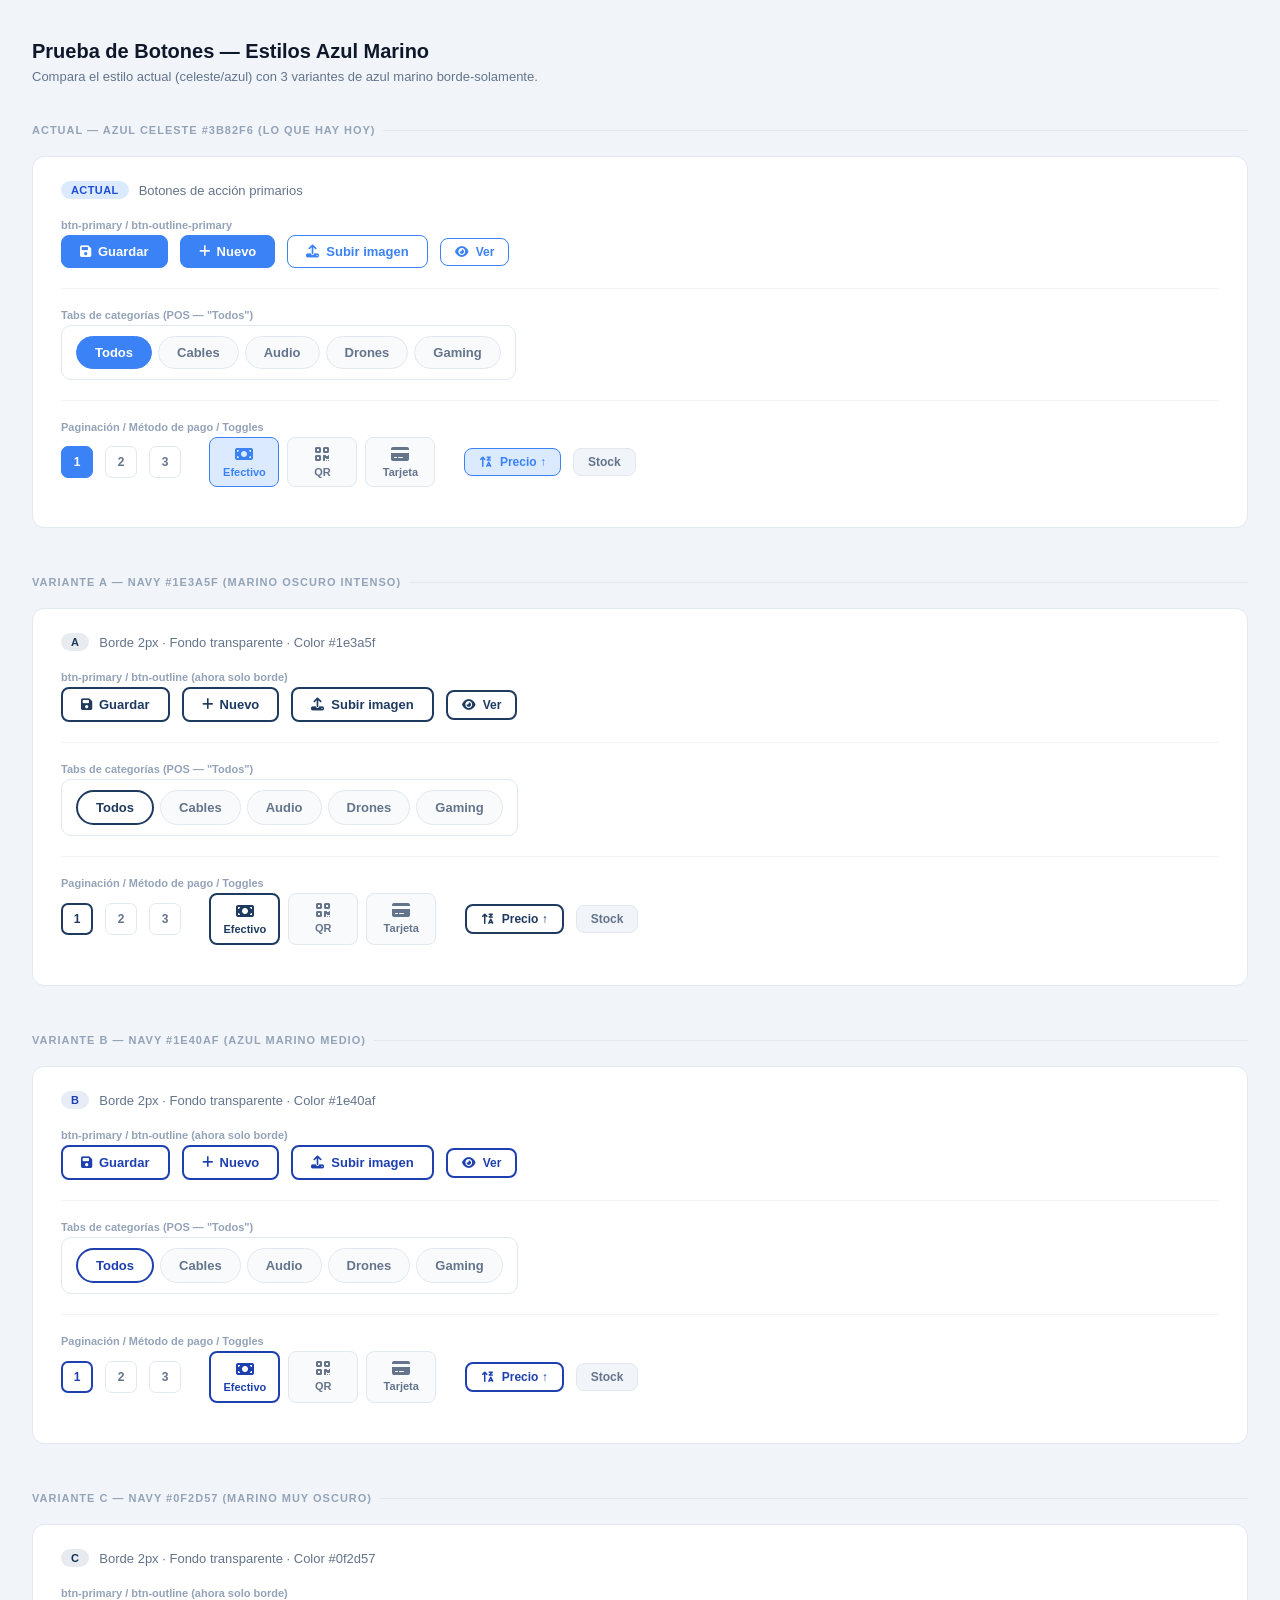
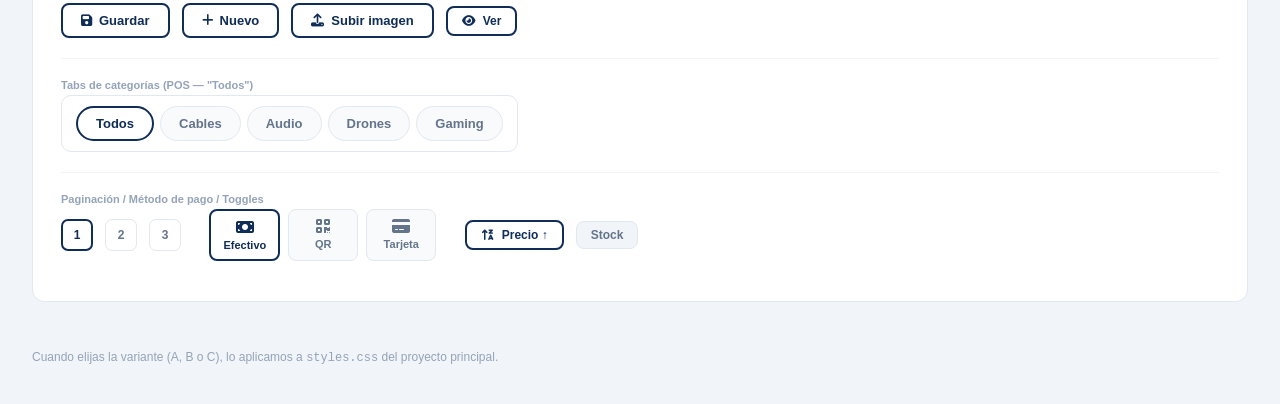
<file: boton.html>
<!DOCTYPE html>
<html lang="es">
<head>
<meta charset="UTF-8">
<meta name="viewport" content="width=device-width, initial-scale=1.0">
<title>Prueba de Botones — Azul Marino</title>
<link rel="stylesheet" href="https://cdnjs.cloudflare.com/ajax/libs/font-awesome/6.5.0/css/all.min.css">
<style>
  * { box-sizing: border-box; margin: 0; padding: 0; }
  body { font-family: 'Inter', sans-serif; background: #f1f5f9; padding: 40px 32px; color: #0f172a; }

  h1 { font-size: 20px; font-weight: 700; margin-bottom: 6px; }
  .subtitle { font-size: 13px; color: #64748b; margin-bottom: 40px; }

  .section { margin-bottom: 48px; }
  .section-title {
    font-size: 11px; font-weight: 700; letter-spacing: 1px;
    text-transform: uppercase; color: #94a3b8;
    margin-bottom: 20px;
    display: flex; align-items: center; gap: 8px;
  }
  .section-title::after {
    content: ''; flex: 1; height: 1px; background: #e2e8f0;
  }

  .row { display: flex; flex-wrap: wrap; gap: 12px; align-items: center; margin-bottom: 16px; }
  .label { font-size: 11px; color: #94a3b8; width: 100%; margin-bottom: -8px; font-weight: 600; }

  /* ── BASE BOTONES ── */
  button {
    display: inline-flex; align-items: center; gap: 7px;
    padding: 8px 18px; border-radius: 8px;
    font-size: 13px; font-weight: 600;
    cursor: pointer; transition: all .18s ease;
    border: 1.5px solid transparent;
    outline: none;
  }
  button.sm { padding: 6px 14px; font-size: 12px; }
  button.pill { border-radius: 99px; padding: 6px 14px; font-size: 12px; }
  button.icon-only { padding: 7px 10px; }

  /* ═══════════════════════════════════════
     ACTUAL (celeste/azul actual)
  ═══════════════════════════════════════ */
  .actual-primary {
    background: #3b82f6; color: #fff; border-color: #3b82f6;
  }
  .actual-primary:hover { background: #2563eb; }

  .actual-outline {
    background: transparent; color: #3b82f6; border-color: #3b82f6;
  }
  .actual-outline:hover { background: #dbeafe; }

  .actual-tab {
    background: #f8fafc; color: #64748b; border-color: #e2e8f0;
    border-radius: 99px;
  }
  .actual-tab.active { background: #3b82f6; border-color: #3b82f6; color: #fff; }

  .actual-pagbtn {
    width: 32px; height: 32px; padding: 0;
    display: flex; align-items: center; justify-content: center;
    font-size: 12px; font-weight: 600;
    background: #fff; border-color: #e2e8f0; color: #64748b;
    border-radius: 7px;
  }
  .actual-pagbtn.active { background: #3b82f6; border-color: #3b82f6; color: #fff; }

  .actual-toggle {
    background: #f1f5f9; border-color: #e2e8f0; color: #64748b;
  }
  .actual-toggle.active { background: #dbeafe; border-color: #3b82f6; color: #3b82f6; }

  /* ═══════════════════════════════════════
     VARIANTE A — Navy #1e3a5f  (oscuro intenso)
  ═══════════════════════════════════════ */
  :root { --navy-a: #1e3a5f; --navy-a-bg: rgba(30,58,95,.06); }

  .a-primary {
    background: transparent; color: var(--navy-a);
    border: 2px solid var(--navy-a);
  }
  .a-primary:hover { background: var(--navy-a-bg); }

  .a-outline {
    background: transparent; color: var(--navy-a);
    border: 2px solid var(--navy-a);
  }
  .a-outline:hover { background: var(--navy-a-bg); }

  .a-tab {
    background: #f8fafc; color: #64748b; border-color: #e2e8f0;
    border-radius: 99px; border-width: 1.5px;
  }
  .a-tab.active {
    background: transparent; border: 2px solid var(--navy-a);
    color: var(--navy-a);
  }

  .a-pagbtn {
    width: 32px; height: 32px; padding: 0;
    display: flex; align-items: center; justify-content: center;
    font-size: 12px; font-weight: 600;
    background: #fff; border-color: #e2e8f0; color: #64748b;
    border-radius: 7px;
  }
  .a-pagbtn.active {
    background: transparent; border: 2px solid var(--navy-a); color: var(--navy-a);
  }

  .a-toggle {
    background: #f1f5f9; border-color: #e2e8f0; color: #64748b;
  }
  .a-toggle.active {
    background: transparent; border: 2px solid var(--navy-a); color: var(--navy-a);
  }

  /* ═══════════════════════════════════════
     VARIANTE B — Navy #1e40af  (azul marino medio)
  ═══════════════════════════════════════ */
  :root { --navy-b: #1e40af; --navy-b-bg: rgba(30,64,175,.06); }

  .b-primary {
    background: transparent; color: var(--navy-b);
    border: 2px solid var(--navy-b);
  }
  .b-primary:hover { background: var(--navy-b-bg); }

  .b-outline {
    background: transparent; color: var(--navy-b);
    border: 2px solid var(--navy-b);
  }
  .b-outline:hover { background: var(--navy-b-bg); }

  .b-tab {
    background: #f8fafc; color: #64748b; border-color: #e2e8f0;
    border-radius: 99px; border-width: 1.5px;
  }
  .b-tab.active {
    background: transparent; border: 2px solid var(--navy-b);
    color: var(--navy-b);
  }

  .b-pagbtn {
    width: 32px; height: 32px; padding: 0;
    display: flex; align-items: center; justify-content: center;
    font-size: 12px; font-weight: 600;
    background: #fff; border-color: #e2e8f0; color: #64748b;
    border-radius: 7px;
  }
  .b-pagbtn.active {
    background: transparent; border: 2px solid var(--navy-b); color: var(--navy-b);
  }

  .b-toggle {
    background: #f1f5f9; border-color: #e2e8f0; color: #64748b;
  }
  .b-toggle.active {
    background: transparent; border: 2px solid var(--navy-b); color: var(--navy-b);
  }

  /* ═══════════════════════════════════════
     VARIANTE C — Navy #0f2d57  (marino muy oscuro)
  ═══════════════════════════════════════ */
  :root { --navy-c: #0f2d57; --navy-c-bg: rgba(15,45,87,.05); }

  .c-primary {
    background: transparent; color: var(--navy-c);
    border: 2px solid var(--navy-c);
  }
  .c-primary:hover { background: var(--navy-c-bg); }

  .c-outline {
    background: transparent; color: var(--navy-c);
    border: 2px solid var(--navy-c);
  }
  .c-outline:hover { background: var(--navy-c-bg); }

  .c-tab {
    background: #f8fafc; color: #64748b; border-color: #e2e8f0;
    border-radius: 99px; border-width: 1.5px;
  }
  .c-tab.active {
    background: transparent; border: 2px solid var(--navy-c);
    color: var(--navy-c);
  }

  .c-pagbtn {
    width: 32px; height: 32px; padding: 0;
    display: flex; align-items: center; justify-content: center;
    font-size: 12px; font-weight: 600;
    background: #fff; border-color: #e2e8f0; color: #64748b;
    border-radius: 7px;
  }
  .c-pagbtn.active {
    background: transparent; border: 2px solid var(--navy-c); color: var(--navy-c);
  }

  .c-toggle {
    background: #f1f5f9; border-color: #e2e8f0; color: #64748b;
  }
  .c-toggle.active {
    background: transparent; border: 2px solid var(--navy-c); color: var(--navy-c);
  }

  /* ── Tarjeta de sección ── */
  .card {
    background: #fff; border-radius: 12px;
    border: 1px solid #e2e8f0;
    padding: 24px 28px;
    margin-bottom: 12px;
  }
  .card-header {
    display: flex; align-items: center; gap: 10px;
    margin-bottom: 20px;
  }
  .badge {
    display: inline-block;
    padding: 3px 10px; border-radius: 99px;
    font-size: 11px; font-weight: 700;
    letter-spacing: .4px;
  }
  .badge-actual { background: #dbeafe; color: #1d4ed8; }
  .badge-a { background: rgba(30,58,95,.1); color: #1e3a5f; }
  .badge-b { background: rgba(30,64,175,.1); color: #1e40af; }
  .badge-c { background: rgba(15,45,87,.1); color: #0f2d57; }

  /* Contexto visual tipo app */
  .demo-bar {
    display: flex; gap: 6px; padding: 10px 14px;
    background: #fff; border-radius: 10px; border: 1px solid #e2e8f0;
    overflow-x: auto; width: fit-content; max-width: 100%;
  }
  .pay-grid { display: flex; gap: 8px; }
  .pay-card {
    flex: 1; padding: 8px 12px;
    border: 1.5px solid #e2e8f0; border-radius: 8px;
    font-size: 11px; font-weight: 600;
    cursor: pointer; text-align: center;
    background: #f8fafc; color: #64748b;
    display: flex; flex-direction: column; align-items: center; gap: 4px;
    min-width: 70px;
  }
  .pay-card i { font-size: 16px; }

  /* active actual */
  .pay-card.act-actual { border-color: #3b82f6; background: #dbeafe; color: #3b82f6; }
  /* active A */
  .pay-card.act-a { border: 2px solid #1e3a5f; background: transparent; color: #1e3a5f; }
  /* active B */
  .pay-card.act-b { border: 2px solid #1e40af; background: transparent; color: #1e40af; }
  /* active C */
  .pay-card.act-c { border: 2px solid #0f2d57; background: transparent; color: #0f2d57; }

  .separator { height: 1px; background: #f1f5f9; margin: 20px 0; }
</style>
</head>
<body>

<h1>Prueba de Botones — Estilos Azul Marino</h1>
<p class="subtitle">Compara el estilo actual (celeste/azul) con 3 variantes de azul marino borde-solamente.</p>

<!-- ════════════════════════════════════════════ -->
<!-- ACTUAL -->
<!-- ════════════════════════════════════════════ -->
<div class="section">
  <div class="section-title">ACTUAL — Azul celeste #3b82f6 (lo que hay hoy)</div>

  <div class="card">
    <div class="card-header">
      <span class="badge badge-actual">ACTUAL</span>
      <span style="font-size:13px;color:#64748b">Botones de acción primarios</span>
    </div>
    <div class="row">
      <div class="label">btn-primary / btn-outline-primary</div>
      <button class="actual-primary"><i class="fas fa-save"></i> Guardar</button>
      <button class="actual-primary"><i class="fas fa-plus"></i> Nuevo</button>
      <button class="actual-outline"><i class="fas fa-upload"></i> Subir imagen</button>
      <button class="actual-outline sm"><i class="fas fa-eye"></i> Ver</button>
    </div>
    <div class="separator"></div>
    <div class="row">
      <div class="label">Tabs de categorías (POS — "Todos")</div>
      <div class="demo-bar">
        <button class="actual-tab active">Todos</button>
        <button class="actual-tab">Cables</button>
        <button class="actual-tab">Audio</button>
        <button class="actual-tab">Drones</button>
        <button class="actual-tab">Gaming</button>
      </div>
    </div>
    <div class="separator"></div>
    <div class="row">
      <div class="label">Paginación / Método de pago / Toggles</div>
      <button class="actual-pagbtn active">1</button>
      <button class="actual-pagbtn">2</button>
      <button class="actual-pagbtn">3</button>
      &nbsp;
      <div class="pay-grid">
        <div class="pay-card act-actual"><i class="fas fa-money-bill"></i>Efectivo</div>
        <div class="pay-card"><i class="fas fa-qrcode"></i>QR</div>
        <div class="pay-card"><i class="fas fa-credit-card"></i>Tarjeta</div>
      </div>
      &nbsp;
      <button class="actual-toggle active sm"><i class="fas fa-arrow-up-z-a"></i> Precio ↑</button>
      <button class="actual-toggle sm">Stock</button>
    </div>
  </div>
</div>

<!-- ════════════════════════════════════════════ -->
<!-- VARIANTE A -->
<!-- ════════════════════════════════════════════ -->
<div class="section">
  <div class="section-title">VARIANTE A — Navy #1e3a5f (marino oscuro intenso)</div>

  <div class="card">
    <div class="card-header">
      <span class="badge badge-a">A</span>
      <span style="font-size:13px;color:#64748b">Borde 2px · Fondo transparente · Color #1e3a5f</span>
    </div>
    <div class="row">
      <div class="label">btn-primary / btn-outline (ahora solo borde)</div>
      <button class="a-primary"><i class="fas fa-save"></i> Guardar</button>
      <button class="a-primary"><i class="fas fa-plus"></i> Nuevo</button>
      <button class="a-outline"><i class="fas fa-upload"></i> Subir imagen</button>
      <button class="a-outline sm"><i class="fas fa-eye"></i> Ver</button>
    </div>
    <div class="separator"></div>
    <div class="row">
      <div class="label">Tabs de categorías (POS — "Todos")</div>
      <div class="demo-bar">
        <button class="a-tab active">Todos</button>
        <button class="a-tab">Cables</button>
        <button class="a-tab">Audio</button>
        <button class="a-tab">Drones</button>
        <button class="a-tab">Gaming</button>
      </div>
    </div>
    <div class="separator"></div>
    <div class="row">
      <div class="label">Paginación / Método de pago / Toggles</div>
      <button class="a-pagbtn active">1</button>
      <button class="a-pagbtn">2</button>
      <button class="a-pagbtn">3</button>
      &nbsp;
      <div class="pay-grid">
        <div class="pay-card act-a"><i class="fas fa-money-bill"></i>Efectivo</div>
        <div class="pay-card"><i class="fas fa-qrcode"></i>QR</div>
        <div class="pay-card"><i class="fas fa-credit-card"></i>Tarjeta</div>
      </div>
      &nbsp;
      <button class="a-toggle active sm"><i class="fas fa-arrow-up-z-a"></i> Precio ↑</button>
      <button class="a-toggle sm">Stock</button>
    </div>
  </div>
</div>

<!-- ════════════════════════════════════════════ -->
<!-- VARIANTE B -->
<!-- ════════════════════════════════════════════ -->
<div class="section">
  <div class="section-title">VARIANTE B — Navy #1e40af (azul marino medio)</div>

  <div class="card">
    <div class="card-header">
      <span class="badge badge-b">B</span>
      <span style="font-size:13px;color:#64748b">Borde 2px · Fondo transparente · Color #1e40af</span>
    </div>
    <div class="row">
      <div class="label">btn-primary / btn-outline (ahora solo borde)</div>
      <button class="b-primary"><i class="fas fa-save"></i> Guardar</button>
      <button class="b-primary"><i class="fas fa-plus"></i> Nuevo</button>
      <button class="b-outline"><i class="fas fa-upload"></i> Subir imagen</button>
      <button class="b-outline sm"><i class="fas fa-eye"></i> Ver</button>
    </div>
    <div class="separator"></div>
    <div class="row">
      <div class="label">Tabs de categorías (POS — "Todos")</div>
      <div class="demo-bar">
        <button class="b-tab active">Todos</button>
        <button class="b-tab">Cables</button>
        <button class="b-tab">Audio</button>
        <button class="b-tab">Drones</button>
        <button class="b-tab">Gaming</button>
      </div>
    </div>
    <div class="separator"></div>
    <div class="row">
      <div class="label">Paginación / Método de pago / Toggles</div>
      <button class="b-pagbtn active">1</button>
      <button class="b-pagbtn">2</button>
      <button class="b-pagbtn">3</button>
      &nbsp;
      <div class="pay-grid">
        <div class="pay-card act-b"><i class="fas fa-money-bill"></i>Efectivo</div>
        <div class="pay-card"><i class="fas fa-qrcode"></i>QR</div>
        <div class="pay-card"><i class="fas fa-credit-card"></i>Tarjeta</div>
      </div>
      &nbsp;
      <button class="b-toggle active sm"><i class="fas fa-arrow-up-z-a"></i> Precio ↑</button>
      <button class="b-toggle sm">Stock</button>
    </div>
  </div>
</div>

<!-- ════════════════════════════════════════════ -->
<!-- VARIANTE C -->
<!-- ════════════════════════════════════════════ -->
<div class="section">
  <div class="section-title">VARIANTE C — Navy #0f2d57 (marino muy oscuro)</div>

  <div class="card">
    <div class="card-header">
      <span class="badge badge-c">C</span>
      <span style="font-size:13px;color:#64748b">Borde 2px · Fondo transparente · Color #0f2d57</span>
    </div>
    <div class="row">
      <div class="label">btn-primary / btn-outline (ahora solo borde)</div>
      <button class="c-primary"><i class="fas fa-save"></i> Guardar</button>
      <button class="c-primary"><i class="fas fa-plus"></i> Nuevo</button>
      <button class="c-outline"><i class="fas fa-upload"></i> Subir imagen</button>
      <button class="c-outline sm"><i class="fas fa-eye"></i> Ver</button>
    </div>
    <div class="separator"></div>
    <div class="row">
      <div class="label">Tabs de categorías (POS — "Todos")</div>
      <div class="demo-bar">
        <button class="c-tab active">Todos</button>
        <button class="c-tab">Cables</button>
        <button class="c-tab">Audio</button>
        <button class="c-tab">Drones</button>
        <button class="c-tab">Gaming</button>
      </div>
    </div>
    <div class="separator"></div>
    <div class="row">
      <div class="label">Paginación / Método de pago / Toggles</div>
      <button class="c-pagbtn active">1</button>
      <button class="c-pagbtn">2</button>
      <button class="c-pagbtn">3</button>
      &nbsp;
      <div class="pay-grid">
        <div class="pay-card act-c"><i class="fas fa-money-bill"></i>Efectivo</div>
        <div class="pay-card"><i class="fas fa-qrcode"></i>QR</div>
        <div class="pay-card"><i class="fas fa-credit-card"></i>Tarjeta</div>
      </div>
      &nbsp;
      <button class="c-toggle active sm"><i class="fas fa-arrow-up-z-a"></i> Precio ↑</button>
      <button class="c-toggle sm">Stock</button>
    </div>
  </div>
</div>

<p style="font-size:12px;color:#94a3b8;margin-top:8px">
  Cuando elijas la variante (A, B o C), lo aplicamos a <code>styles.css</code> del proyecto principal.
</p>

</body>
</html>
</file>
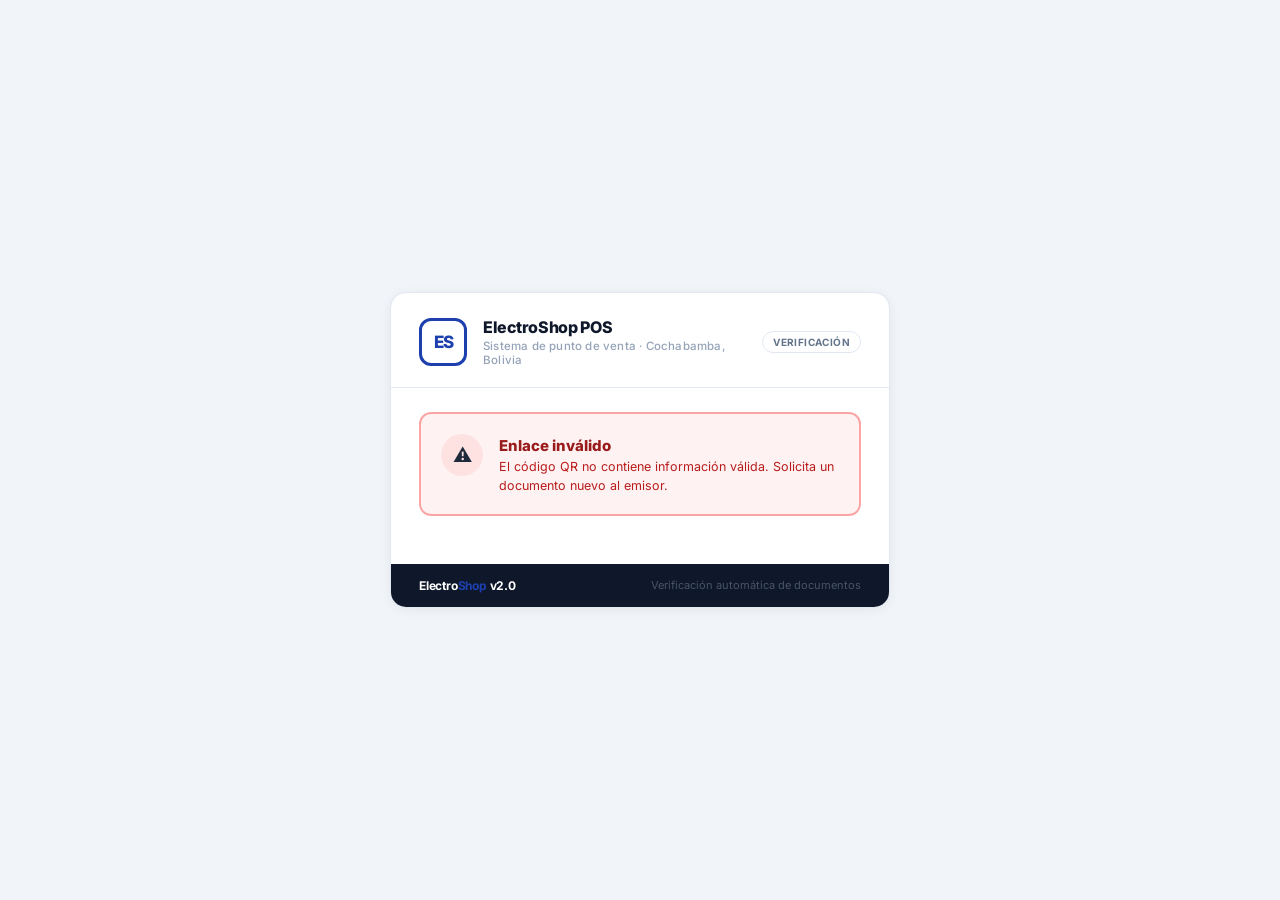
<file: validar.html>
<!DOCTYPE html>
<html lang="es">
<head>
  <meta charset="UTF-8" />
  <meta name="viewport" content="width=device-width, initial-scale=1.0" />
  <title>Verificación de Documento — ElectroShop</title>
  <link href="https://fonts.googleapis.com/css2?family=Inter:wght@400;500;600;700;800&display=swap" rel="stylesheet" />
  <style>
    *, *::before, *::after { box-sizing: border-box; margin: 0; padding: 0; }

    body {
      font-family: 'Inter', sans-serif;
      background: #f1f5f9;
      min-height: 100vh;
      display: flex;
      flex-direction: column;
      align-items: center;
      justify-content: center;
      padding: 32px 20px;
      color: #1e293b;
    }

    /* ── Wrapper ── */
    .card {
      background: #fff;
      border-radius: 16px;
      border: 1px solid #e2e8f0;
      max-width: 500px;
      width: 100%;
      overflow: hidden;
      box-shadow: 0 2px 12px rgba(0,0,0,.06), 0 0 0 0 transparent;
    }

    /* ── Franja superior de marca ── */
    .brand-strip {
      border-bottom: 1px solid #e2e8f0;
      padding: 24px 28px 20px;
      display: flex;
      align-items: center;
      gap: 16px;
    }
    .brand-mark {
      width: 48px; height: 48px;
      border-radius: 12px;
      border: 3px solid #1e40af;
      display: flex; align-items: center; justify-content: center;
      font-size: 17px; font-weight: 800;
      color: #1e40af;
      flex-shrink: 0;
      letter-spacing: -1px;
    }
    .brand-info { flex: 1; }
    .brand-name {
      font-size: 16px; font-weight: 800;
      color: #0f172a; letter-spacing: -.3px;
    }
    .brand-sub {
      font-size: 11.5px; color: #94a3b8; font-weight: 500;
      margin-top: 2px; letter-spacing: .2px;
    }
    .brand-badge {
      font-size: 10px; font-weight: 700;
      padding: 4px 10px; border-radius: 99px;
      border: 1.5px solid #e2e8f0;
      color: #64748b; letter-spacing: .4px;
      text-transform: uppercase;
    }

    /* ── Cuerpo ── */
    .body { padding: 24px 28px; }

    /* ── Estado ── */
    .status-block {
      border-radius: 12px;
      border: 2px solid;
      padding: 20px 20px 18px;
      margin-bottom: 24px;
      display: flex;
      align-items: flex-start;
      gap: 16px;
    }
    .status-block.ok  { border-color: #86efac; background: #f0fdf4; }
    .status-block.err { border-color: #fca5a5; background: #fef2f2; }
    .status-block.warn { border-color: #fcd34d; background: #fffbeb; }

    .status-icon-wrap {
      width: 42px; height: 42px; border-radius: 50%;
      display: flex; align-items: center; justify-content: center;
      font-size: 19px; flex-shrink: 0;
    }
    .ok  .status-icon-wrap { background: #dcfce7; }
    .err .status-icon-wrap { background: #fee2e2; }
    .warn .status-icon-wrap { background: #fef3c7; }

    .status-text { flex: 1; padding-top: 2px; }
    .status-title {
      font-size: 15px; font-weight: 800;
      margin-bottom: 3px;
    }
    .ok  .status-title { color: #15803d; }
    .err .status-title { color: #991b1b; }
    .warn .status-title { color: #92400e; }

    .status-sub {
      font-size: 12.5px; line-height: 1.5;
    }
    .ok  .status-sub { color: #166534; }
    .err .status-sub { color: #b91c1c; }
    .warn .status-sub { color: #78350f; }

    /* ── Sección de datos ── */
    .section-label {
      font-size: 10px; font-weight: 700;
      text-transform: uppercase; letter-spacing: 1px;
      color: #94a3b8;
      margin-bottom: 12px;
      display: flex; align-items: center; gap: 8px;
    }
    .section-label::after {
      content: ''; flex: 1; height: 1px; background: #e2e8f0;
    }

    .info-grid { display: flex; flex-direction: column; }
    .info-row {
      display: flex;
      justify-content: space-between;
      align-items: center;
      padding: 10px 0;
      border-bottom: 1px solid #f1f5f9;
      gap: 12px;
    }
    .info-row:last-child { border-bottom: none; }
    .info-label {
      font-size: 12.5px; color: #64748b; font-weight: 500;
      white-space: nowrap;
    }
    .info-value {
      font-size: 13px; font-weight: 700; color: #0f172a;
      text-align: right; word-break: break-word; max-width: 62%;
    }

    /* ── Badges ── */
    .badge {
      display: inline-flex; align-items: center; gap: 5px;
      padding: 3px 10px; border-radius: 99px;
      font-size: 11.5px; font-weight: 600;
    }
    .badge-ok   { background: #dcfce7; color: #15803d; }
    .badge-warn { background: #fef9c3; color: #854d0e; }
    .badge-err  { background: #fee2e2; color: #991b1b; }

    /* ── Divider ── */
    .divider { height: 1px; background: #f1f5f9; margin: 20px 0; }

    /* ── Footer ── */
    .footer {
      background: #0f172a;
      padding: 14px 28px;
      display: flex;
      align-items: center;
      justify-content: space-between;
      gap: 12px;
    }
    .footer-brand {
      font-size: 12px; font-weight: 700;
      color: #fff; letter-spacing: -.2px;
    }
    .footer-brand span { color: #1e40af; }
    .footer-meta {
      font-size: 11px; color: #475569; text-align: right;
    }

    /* ── Loading ── */
    .loading {
      text-align: center; padding: 48px 20px; color: #64748b;
    }
    .spinner {
      width: 36px; height: 36px;
      border: 3px solid #e2e8f0;
      border-top-color: #1e40af;
      border-radius: 50%;
      animation: spin .75s linear infinite;
      margin: 0 auto 14px;
    }
    .loading-text { font-size: 13px; font-weight: 500; }

    @keyframes spin { to { transform: rotate(360deg); } }

    /* ── Watermark número ── */
    .doc-id-strip {
      background: #f8fafc;
      border-top: 1px solid #e2e8f0;
      border-bottom: 1px solid #e2e8f0;
      padding: 8px 28px;
      font-size: 10.5px; font-weight: 600;
      color: #94a3b8; letter-spacing: .8px;
      text-transform: uppercase;
      display: flex; align-items: center; gap: 8px;
    }
    .doc-id-strip .dot {
      width: 5px; height: 5px; border-radius: 50%;
      background: #1e40af; flex-shrink: 0;
    }
  </style>
</head>
<body>

  <div class="card">

    <!-- Marca -->
    <div class="brand-strip">
      <div class="brand-mark">ES</div>
      <div class="brand-info">
        <div class="brand-name">ElectroShop POS</div>
        <div class="brand-sub">Sistema de punto de venta · Cochabamba, Bolivia</div>
      </div>
      <div class="brand-badge">Verificación</div>
    </div>

    <!-- Resultado -->
    <div class="body" id="resultBody">
      <div class="loading">
        <div class="spinner"></div>
        <div class="loading-text">Verificando documento...</div>
      </div>
    </div>

    <!-- Footer -->
    <div class="footer">
      <div class="footer-brand">Electro<span>Shop</span> v2.0</div>
      <div class="footer-meta">Verificación automática de documentos</div>
    </div>

  </div>

  <script src="js/data.js"></script>
  <script>
    (function () {
      const params  = new URLSearchParams(location.search);
      const id      = params.get('id')   || '';
      const hash    = params.get('hash') || '';
      const tipo    = params.get('tipo') || 'venta';

      function render(html) {
        document.getElementById('resultBody').innerHTML = html;
      }

      function statusBlock(type, icon, title, sub) {
        return `
          <div class="status-block ${type}">
            <div class="status-icon-wrap">${icon}</div>
            <div class="status-text">
              <div class="status-title">${title}</div>
              <div class="status-sub">${sub}</div>
            </div>
          </div>`;
      }

      function sectionLabel(text) {
        return `<div class="section-label">${text}</div>`;
      }

      function infoRow(label, value) {
        return `<div class="info-row">
          <span class="info-label">${label}</span>
          <span class="info-value">${value}</span>
        </div>`;
      }

      function badge(text, type) {
        return `<span class="badge badge-${type}">${text}</span>`;
      }

      function docIdStrip(text) {
        return `<div class="doc-id-strip"><div class="dot"></div>${text}</div>`;
      }

      function fmtDate(str) {
        if (!str) return '—';
        const d = new Date(str.replace(' ', 'T'));
        return d.toLocaleDateString('es-BO', { day: '2-digit', month: '2-digit', year: 'numeric' });
      }

      if (!id || !hash) {
        render(statusBlock('err', '⚠️', 'Enlace inválido', 'El código QR no contiene información válida. Solicita un documento nuevo al emisor.'));
        return;
      }

      let doc = null;
      let docType = '';

      if (tipo === 'cotizacion') {
        doc = (DB.quotations || []).find(q => q.id === id);
        docType = 'cotizacion';
      } else {
        doc = (DB.sales || []).find(s => s.id === id);
        docType = 'venta';
      }

      if (!doc) {
        render(statusBlock('err', '🔍', 'Documento no encontrado', `No existe ningún registro con el ID <strong>${id}</strong> en el sistema. Puede que haya sido anulado.`));
        return;
      }

      const hashMatch = doc.qrHash && (doc.qrHash === hash || hash.startsWith(doc.qrHash.substring(0, 8)));
      const sym = 'Bs.';
      const cfg = DB.config || {};

      if (docType === 'cotizacion') {
        const q = doc;
        const statusLabels = { pending:'Pendiente', accepted:'Aceptada', rejected:'Rechazada', expired:'Vencida' };
        const statusBadge  = { pending:'warn', accepted:'ok', rejected:'err', expired:'warn' };
        const isExpired    = new Date(q.validUntil) < new Date();

        const statusType = hashMatch ? 'ok' : 'warn';
        const statusIcon = hashMatch ? '✅' : '⚠️';
        const statusTitle = hashMatch ? 'Cotización verificada' : 'Verificación parcial';
        const statusSub   = hashMatch
          ? 'El documento es auténtico y fue emitido por ElectroShop POS.'
          : 'No se pudo verificar completamente la firma digital del documento.';

        render(`
          ${statusBlock(statusType, statusIcon, statusTitle, statusSub)}
          ${docIdStrip(`Cotización · ${q.id}${q.number ? ' — ' + q.number : ''}`)}
          <div style="padding: 20px 0 4px">
            ${sectionLabel('Datos del documento')}
            <div class="info-grid">
              ${infoRow('Tipo de documento', 'Cotización')}
              ${infoRow('Cliente', q.clientData?.name || '—')}
              ${infoRow('Fecha de emisión', fmtDate(q.createdAt))}
              ${infoRow('Válida hasta', fmtDate(q.validUntil) + (isExpired ? '&nbsp;<span style="color:#dc2626;font-size:10.5px;font-weight:600">(VENCIDA)</span>' : ''))}
              ${infoRow('Productos', (q.items?.length || 0) + ' artículo(s)')}
            </div>
            <div class="divider"></div>
            ${sectionLabel('Montos')}
            <div class="info-grid">
              ${infoRow('Total en USD', '<span style="font-size:15px">$&nbsp;' + (q.total||0).toFixed(2) + '</span>')}
              ${infoRow('Total en Bs.', sym + '&nbsp;' + (q.totalBs||0).toFixed(2))}
            </div>
            <div class="divider"></div>
            ${sectionLabel('Estado')}
            <div class="info-grid">
              ${infoRow('Estado actual', badge(statusLabels[q.status] || q.status, statusBadge[q.status] || 'warn'))}
              ${infoRow('Firma digital', badge(hashMatch ? 'Válida' : 'No verificada', hashMatch ? 'ok' : 'warn'))}
            </div>
          </div>`);

      } else {
        const s = doc;
        const payLabels = { efectivo:'Efectivo', tarjeta:'Tarjeta', transferencia:'Transferencia', qr:'QR Pago', delivery:'Delivery' };
        const totalBs = ((s.total || 0) * (cfg.exchangeRate || 9.35)).toFixed(2);

        const statusType  = hashMatch ? 'ok' : 'warn';
        const statusIcon  = hashMatch ? '✅' : '⚠️';
        const statusTitle = hashMatch ? 'Venta verificada' : 'Verificación parcial';
        const statusSub   = hashMatch
          ? 'La transacción es auténtica y fue registrada en ElectroShop POS.'
          : 'No se pudo verificar completamente la firma digital del documento.';

        render(`
          ${statusBlock(statusType, statusIcon, statusTitle, statusSub)}
          ${docIdStrip(`Venta · ${s.id}`)}
          <div style="padding: 20px 0 4px">
            ${sectionLabel('Datos de la transacción')}
            <div class="info-grid">
              ${infoRow('Tipo de documento', 'Venta / Recibo')}
              ${infoRow('Cliente', s.custName || '—')}
              ${infoRow('Atendido por', s.workName || '—')}
              ${infoRow('Fecha', fmtDate(s.date))}
              ${infoRow('Productos', (s.items?.length || 0) + ' artículo(s)')}
              ${infoRow('Método de pago', payLabels[s.method] || s.method || '—')}
            </div>
            <div class="divider"></div>
            ${sectionLabel('Montos')}
            <div class="info-grid">
              ${infoRow('Total en USD', '<span style="font-size:15px">$&nbsp;' + (s.total||0).toFixed(2) + '</span>')}
              ${infoRow('Total en Bs.', sym + '&nbsp;' + totalBs)}
            </div>
            <div class="divider"></div>
            ${sectionLabel('Estado')}
            <div class="info-grid">
              ${infoRow('Estado de la venta', badge('Completada', 'ok'))}
              ${infoRow('Firma digital', badge(hashMatch ? 'Válida' : 'No verificada', hashMatch ? 'ok' : 'warn'))}
            </div>
          </div>`);
      }
    })();
  </script>
</body>
</html>
</file>
